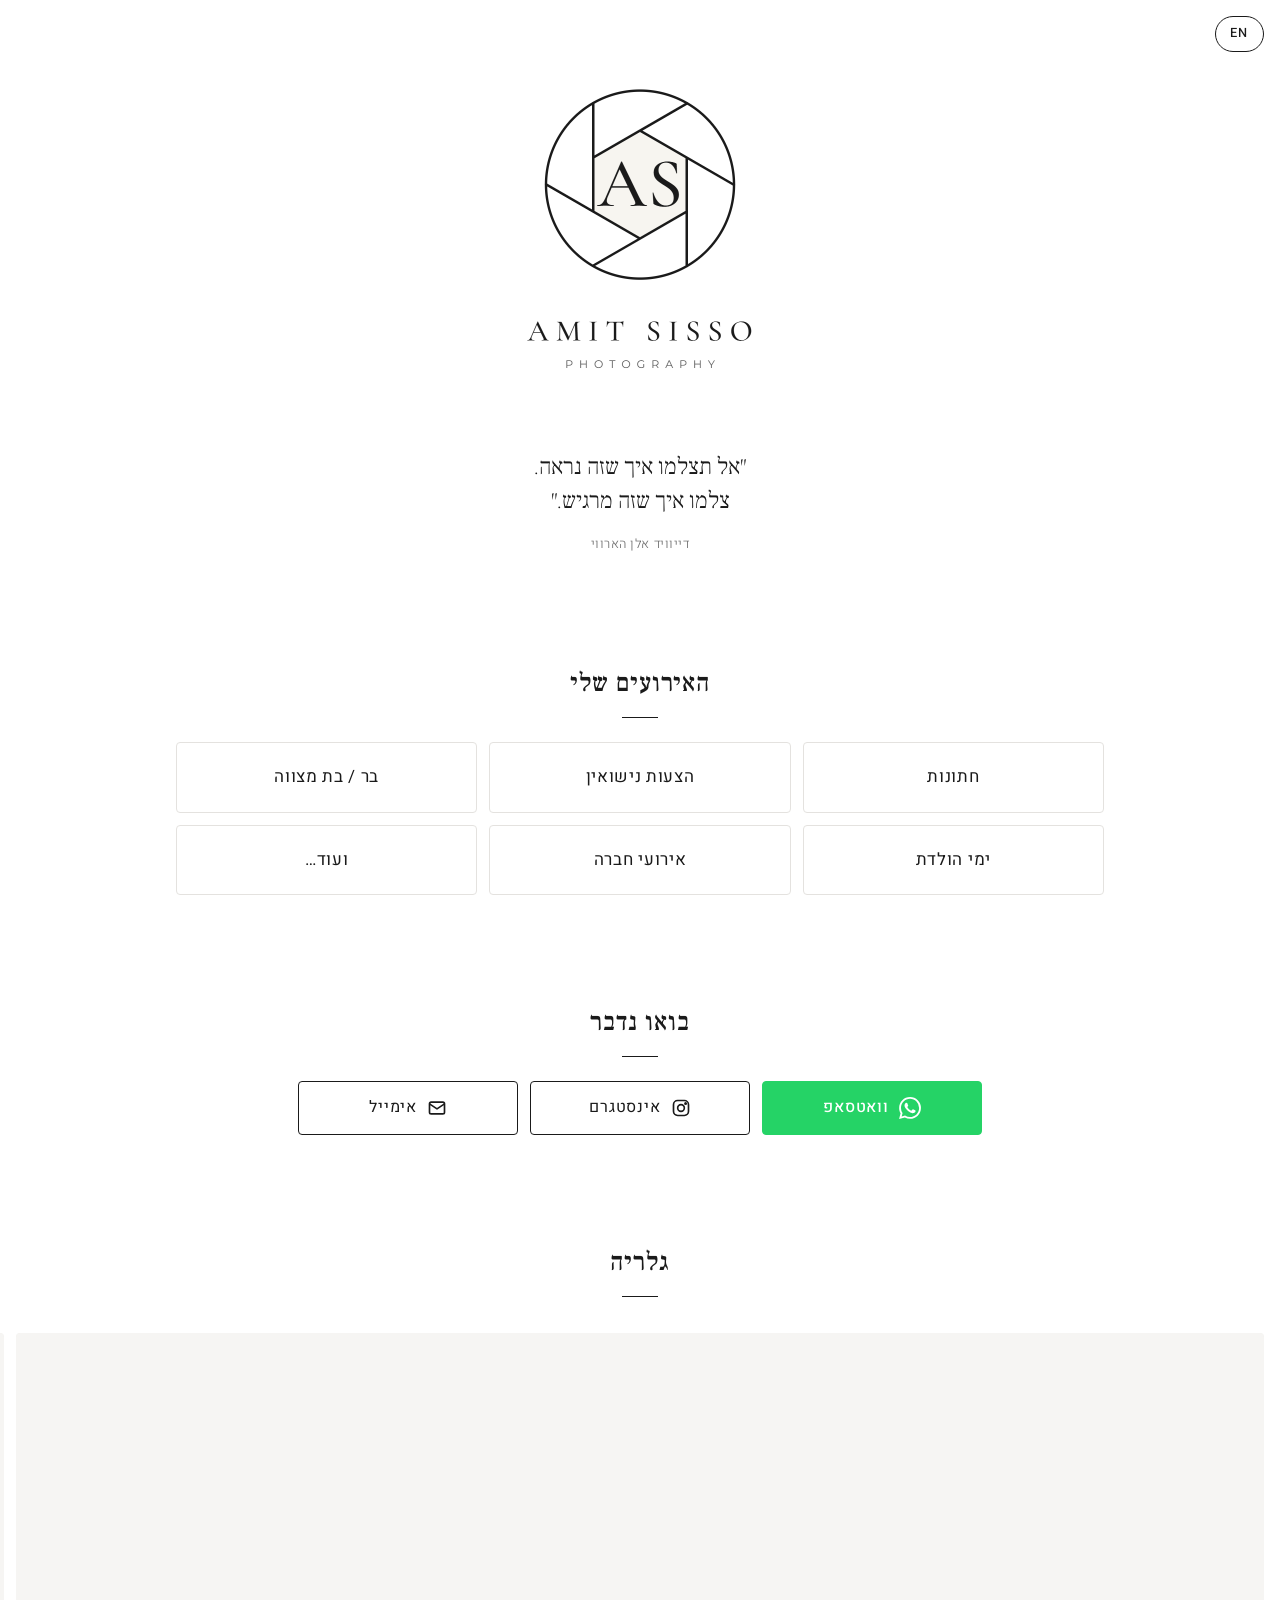
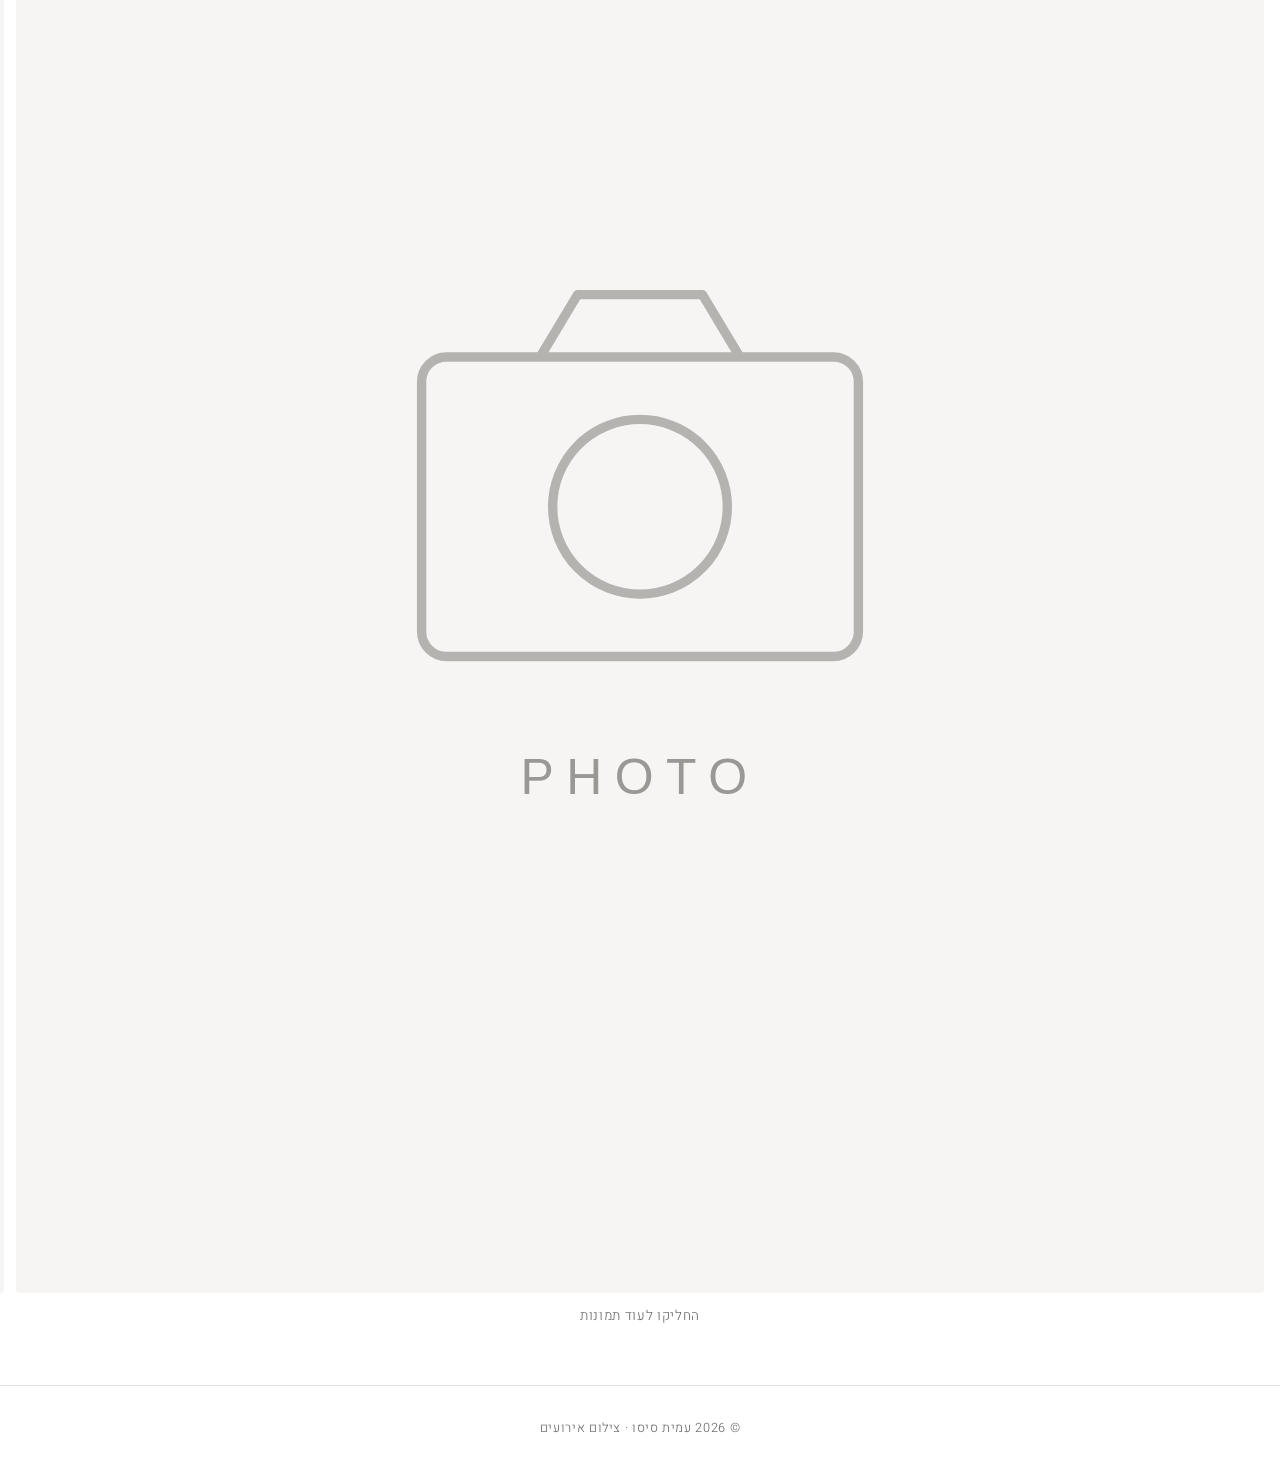
<file: index.html>
<!DOCTYPE html>
<!-- HEBREW PAGE (opens first). The English page is en/index.html -->
<html lang="he" dir="rtl">
<head>
  <meta charset="UTF-8">
  <meta name="viewport" content="width=device-width, initial-scale=1">
  <title>עמית סיסו | צילום אירועים</title>
  <meta name="description" content="עמית סיסו – צילום אירועים בכל הארץ: חתונות, הצעות נישואין, בר ובת מצווה, ימי הולדת ואירועי חברה.">

  <!-- How the site looks when shared on WhatsApp / Instagram / Facebook -->
  <meta property="og:title" content="עמית סיסו | צילום אירועים">
  <meta property="og:description" content="צילום אירועים בכל הארץ">
  <meta property="og:type" content="website">

  <link rel="alternate" hreflang="he" href="https://amitsisso1-ctrl.github.io/">
  <link rel="alternate" hreflang="en" href="https://amitsisso1-ctrl.github.io/en/">

  <!-- Fonts (support both Hebrew and English) -->
  <link rel="preconnect" href="https://fonts.googleapis.com">
  <link rel="preconnect" href="https://fonts.gstatic.com" crossorigin>
  <link href="https://fonts.googleapis.com/css2?family=Cormorant+Garamond:ital,wght@0,500;1,500&family=Frank+Ruhl+Libre:wght@400;500&family=Heebo:wght@300;400;500&display=swap" rel="stylesheet">

  <link rel="stylesheet" href="style.css">
</head>
<body>

  <!-- Language tab: goes to the English page -->
  <a class="lang-switch" href="en/index.html" lang="en" aria-label="Switch to English">EN</a>

  <!-- ===== 1. NAME + PHOTO/LOGO ===== -->
  <header class="hero">
    <!-- Logo (includes the name and "Photography") -->
    <h1>
      <img class="logo" src="images/logo.png" alt="עמית סיסו – צילום אירועים" width="260" height="315">
    </h1>
  </header>

  <main>

    <!-- ===== 2. QUOTE ===== -->
    <section class="about">
      <!-- Quote by David Alan Harvey (Hebrew translation) -->
      <blockquote class="quote">
        <p>"אל תצלמו איך שזה נראה.<br>צלמו איך שזה מרגיש."</p>
        <cite>דייוויד אלן הארווי</cite>
      </blockquote>
    </section>

    <!-- ===== 3. EVENTS ===== -->
    <section class="events">
      <h2>האירועים שלי</h2>
      <ul>
        <li>חתונות</li>
        <li>הצעות נישואין</li>
        <li>בר / בת מצווה</li>
        <li>ימי הולדת</li>
        <li>אירועי חברה</li>
        <li>ועוד…</li>
      </ul>
    </section>

    <!-- ===== 4. CONTACT ===== -->
    <section class="contact" id="contact">
      <h2>בואו נדבר</h2>
      <div class="contact-buttons">

        <!-- WhatsApp: +972 54-783-3704 -->
        <a class="btn btn-whatsapp" href="https://wa.me/972547833704" target="_blank" rel="noopener">
          <!-- WhatsApp logo -->
          <svg viewBox="0 0 24 24" fill="currentColor" aria-hidden="true"><path d="M17.472 14.382c-.297-.149-1.758-.867-2.03-.967-.273-.099-.471-.148-.67.15-.197.297-.767.966-.94 1.164-.173.199-.347.223-.644.075-.297-.15-1.255-.463-2.39-1.475-.883-.788-1.48-1.761-1.653-2.059-.173-.297-.018-.458.13-.606.134-.133.298-.347.446-.52.149-.174.198-.298.298-.497.099-.198.05-.371-.025-.52-.075-.149-.669-1.612-.916-2.207-.242-.579-.487-.5-.669-.51-.173-.008-.371-.01-.57-.01-.198 0-.52.074-.792.372-.272.297-1.04 1.016-1.04 2.479 0 1.462 1.065 2.875 1.213 3.074.149.198 2.096 3.2 5.077 4.487.709.306 1.262.489 1.694.625.712.227 1.36.195 1.871.118.571-.085 1.758-.719 2.006-1.413.248-.694.248-1.289.173-1.413-.074-.124-.272-.198-.57-.347m-5.421 7.403h-.004a9.87 9.87 0 0 1-5.031-1.378l-.361-.214-3.741.982.998-3.648-.235-.374a9.86 9.86 0 0 1-1.51-5.26c.001-5.45 4.436-9.884 9.888-9.884 2.64 0 5.122 1.03 6.988 2.898a9.825 9.825 0 0 1 2.893 6.994c-.003 5.45-4.437 9.884-9.885 9.884m8.413-18.297A11.815 11.815 0 0 0 12.05 0C5.495 0 .16 5.335.157 11.892c0 2.096.547 4.142 1.588 5.945L.057 24l6.305-1.654a11.882 11.882 0 0 0 5.683 1.448h.005c6.554 0 11.89-5.335 11.893-11.893a11.821 11.821 0 0 0-3.48-8.413z"/></svg>
          וואטסאפ
        </a>

        <a class="btn" href="https://www.instagram.com/amit__sisso/" target="_blank" rel="noopener">
          <svg viewBox="0 0 24 24" fill="none" stroke="currentColor" stroke-width="2" aria-hidden="true"><rect x="3" y="3" width="18" height="18" rx="5"/><circle cx="12" cy="12" r="4"/><circle cx="17.5" cy="6.5" r="0.8" fill="currentColor"/></svg>
          אינסטגרם
        </a>

        <a class="btn" href="mailto:amitsisso1@gmail.com">
          <svg viewBox="0 0 24 24" fill="none" stroke="currentColor" stroke-width="2" stroke-linejoin="round" aria-hidden="true"><rect x="3" y="5" width="18" height="14" rx="2"/><path d="M3 7l9 6 9-6"/></svg>
          אימייל
        </a>

      </div>
    </section>

    <!-- ===== 5. PHOTO SLIDER ===== -->
    <section class="gallery">
      <h2>גלריה</h2>
      <!-- REPLACE: your photos.
           1. Put your photos in the folder images/gallery/ (for example photo-01.jpg ... photo-10.jpg)
           2. Change each src="images/photo-placeholder.svg" below to your photo,
              for example: src="images/gallery/photo-01.jpg"
           3. Change the alt text to a short description of the photo -->
      <div class="slider">
        <img src="images/photo-placeholder.svg" alt="תמונה 1" loading="lazy">
        <img src="images/photo-placeholder.svg" alt="תמונה 2" loading="lazy">
        <img src="images/photo-placeholder.svg" alt="תמונה 3" loading="lazy">
        <img src="images/photo-placeholder.svg" alt="תמונה 4" loading="lazy">
        <img src="images/photo-placeholder.svg" alt="תמונה 5" loading="lazy">
        <img src="images/photo-placeholder.svg" alt="תמונה 6" loading="lazy">
        <img src="images/photo-placeholder.svg" alt="תמונה 7" loading="lazy">
        <img src="images/photo-placeholder.svg" alt="תמונה 8" loading="lazy">
        <img src="images/photo-placeholder.svg" alt="תמונה 9" loading="lazy">
        <img src="images/photo-placeholder.svg" alt="תמונה 10" loading="lazy">
      </div>
      <p class="swipe-hint">החליקו לעוד תמונות</p>
    </section>

  </main>

  <footer>
    © 2026 עמית סיסו · צילום אירועים
  </footer>

</body>
</html>
</file>
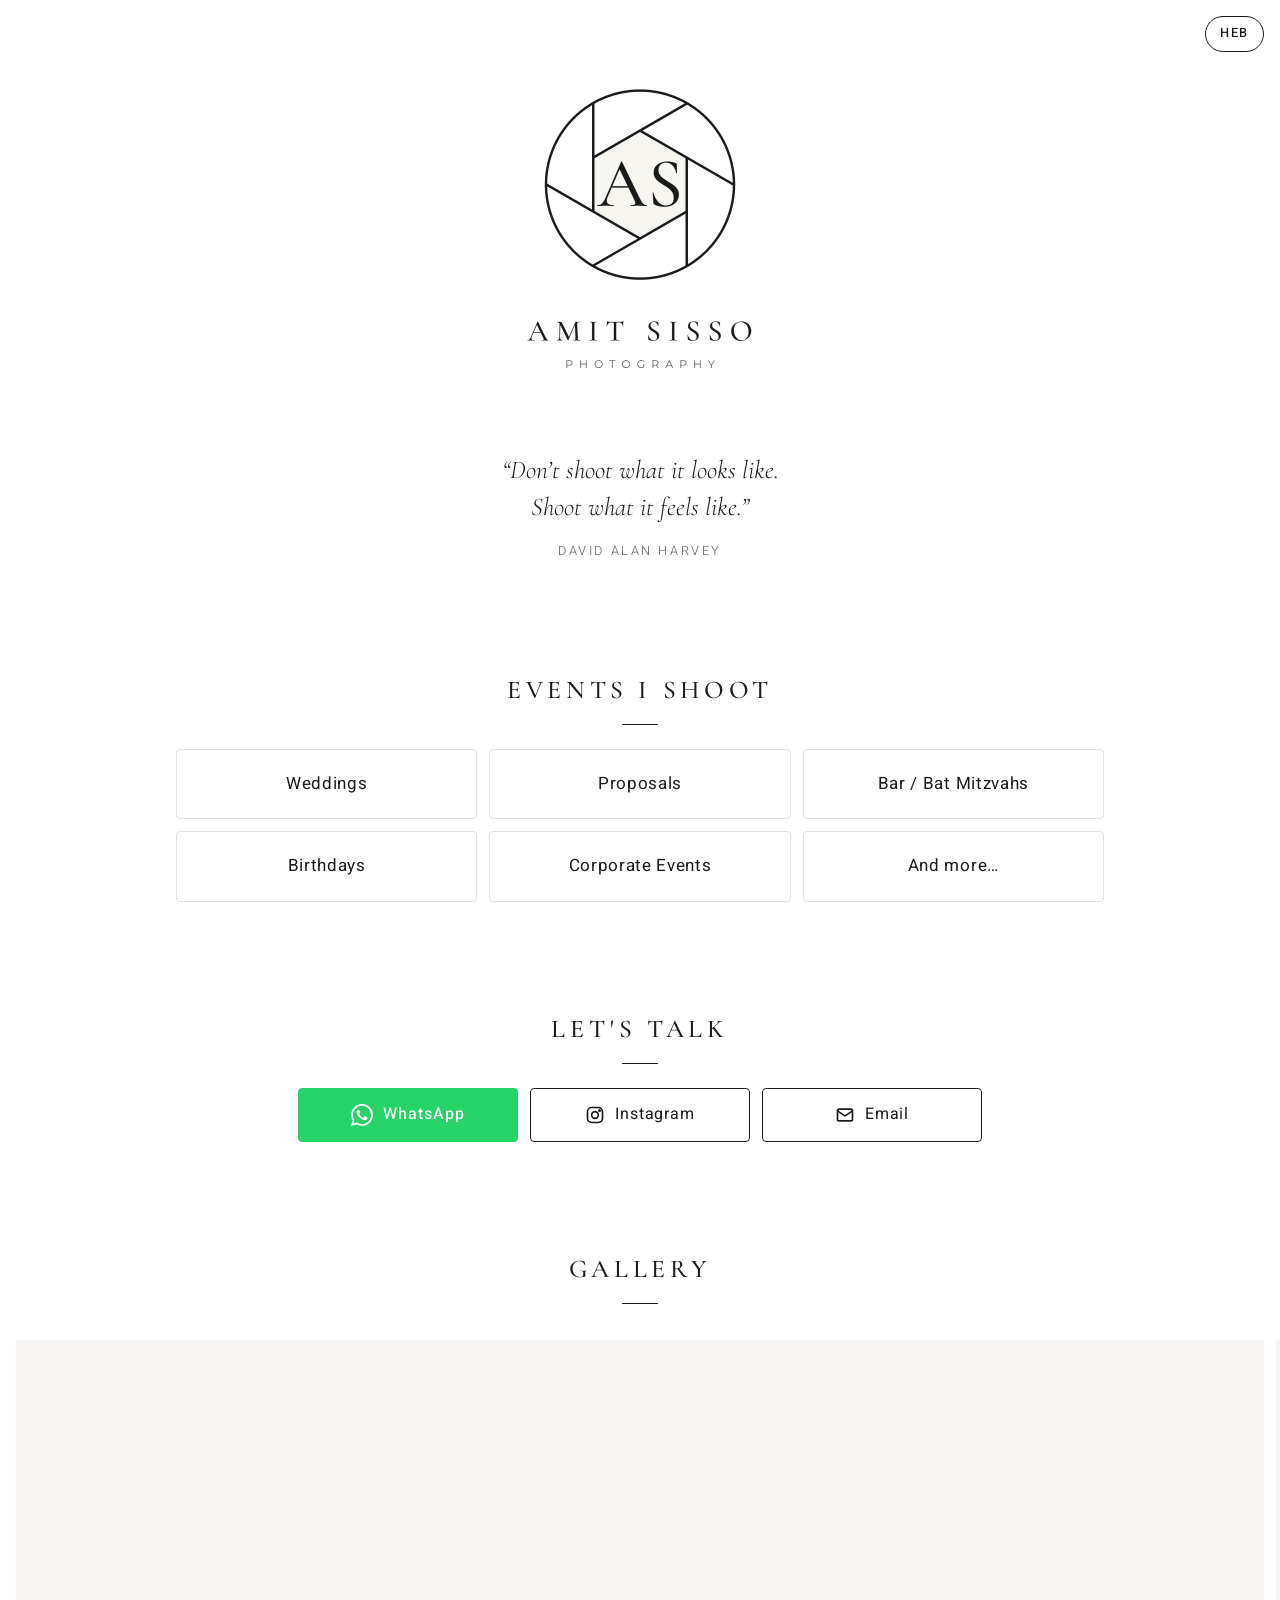
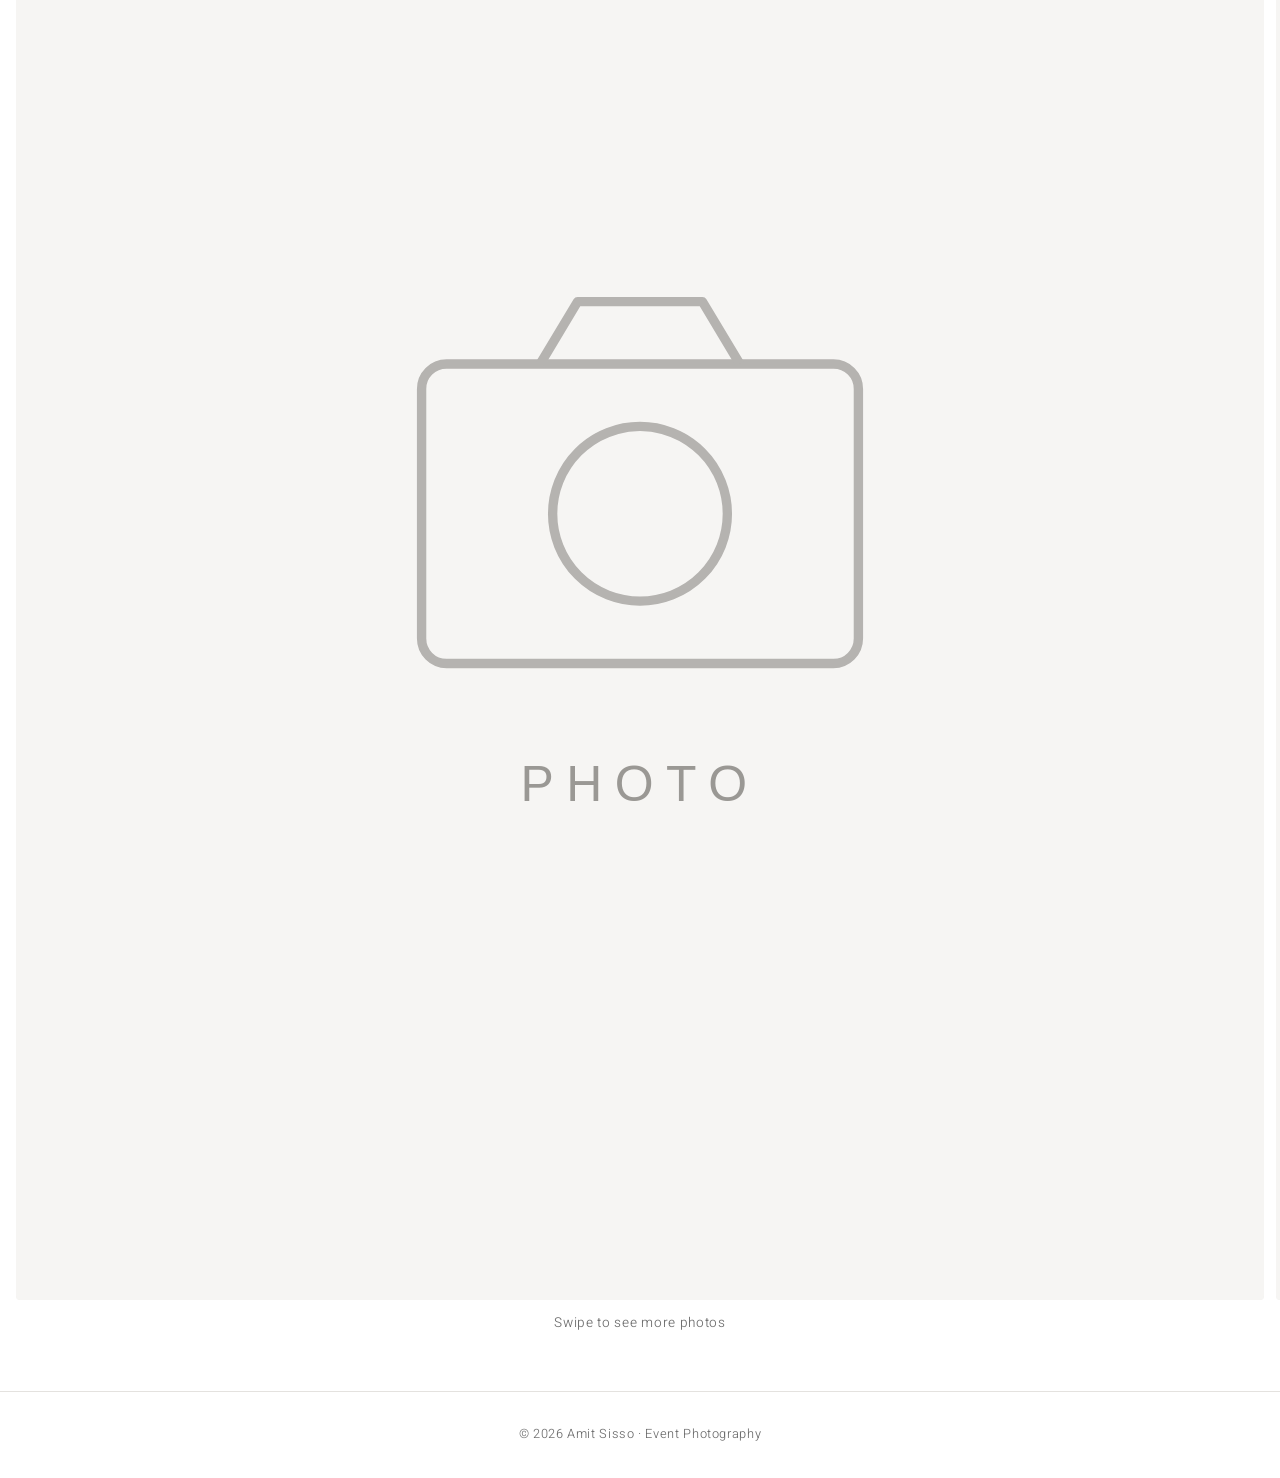
<file: en/index.html>
<!DOCTYPE html>
<!-- ENGLISH PAGE. The Hebrew page is ../index.html -->
<html lang="en" dir="ltr">
<head>
  <meta charset="UTF-8">
  <meta name="viewport" content="width=device-width, initial-scale=1">
  <title>Amit Sisso | Event Photography</title>
  <meta name="description" content="Amit Sisso – event photographer across Israel: weddings, proposals, bar & bat mitzvahs, birthdays and corporate events.">

  <!-- How the site looks when shared on WhatsApp / Instagram / Facebook -->
  <meta property="og:title" content="Amit Sisso | Event Photography">
  <meta property="og:description" content="Event photographer across Israel">
  <meta property="og:type" content="website">

  <link rel="alternate" hreflang="he" href="https://amitsisso1-ctrl.github.io/">
  <link rel="alternate" hreflang="en" href="https://amitsisso1-ctrl.github.io/en/">

  <!-- Fonts (support both Hebrew and English) -->
  <link rel="preconnect" href="https://fonts.googleapis.com">
  <link rel="preconnect" href="https://fonts.gstatic.com" crossorigin>
  <link href="https://fonts.googleapis.com/css2?family=Cormorant+Garamond:ital,wght@0,500;1,500&family=Frank+Ruhl+Libre:wght@400;500&family=Heebo:wght@300;400;500&display=swap" rel="stylesheet">

  <link rel="stylesheet" href="../style.css">
</head>
<body>

  <!-- Language tab: goes back to the Hebrew page -->
  <a class="lang-switch" href="../index.html" aria-label="Switch to Hebrew">HEB</a>

  <!-- ===== 1. NAME + PHOTO/LOGO ===== -->
  <header class="hero">
    <!-- Logo (includes the name and "Photography") -->
    <h1>
      <img class="logo" src="../images/logo.png" alt="Amit Sisso – Event Photography" width="260" height="315">
    </h1>
  </header>

  <main>

    <!-- ===== 2. QUOTE ===== -->
    <section class="about">
      <blockquote class="quote">
        <p>“Don’t shoot what it looks like.<br>Shoot what it feels like.”</p>
        <cite>David Alan Harvey</cite>
      </blockquote>
    </section>

    <!-- ===== 3. EVENTS ===== -->
    <section class="events">
      <h2>Events I Shoot</h2>
      <ul>
        <li>Weddings</li>
        <li>Proposals</li>
        <li>Bar / Bat Mitzvahs</li>
        <li>Birthdays</li>
        <li>Corporate Events</li>
        <li>And more…</li>
      </ul>
    </section>

    <!-- ===== 4. CONTACT ===== -->
    <section class="contact" id="contact">
      <h2>Let's Talk</h2>
      <div class="contact-buttons">

        <!-- WhatsApp: +972 54-783-3704 -->
        <a class="btn btn-whatsapp" href="https://wa.me/972547833704" target="_blank" rel="noopener">
          <!-- WhatsApp logo -->
          <svg viewBox="0 0 24 24" fill="currentColor" aria-hidden="true"><path d="M17.472 14.382c-.297-.149-1.758-.867-2.03-.967-.273-.099-.471-.148-.67.15-.197.297-.767.966-.94 1.164-.173.199-.347.223-.644.075-.297-.15-1.255-.463-2.39-1.475-.883-.788-1.48-1.761-1.653-2.059-.173-.297-.018-.458.13-.606.134-.133.298-.347.446-.52.149-.174.198-.298.298-.497.099-.198.05-.371-.025-.52-.075-.149-.669-1.612-.916-2.207-.242-.579-.487-.5-.669-.51-.173-.008-.371-.01-.57-.01-.198 0-.52.074-.792.372-.272.297-1.04 1.016-1.04 2.479 0 1.462 1.065 2.875 1.213 3.074.149.198 2.096 3.2 5.077 4.487.709.306 1.262.489 1.694.625.712.227 1.36.195 1.871.118.571-.085 1.758-.719 2.006-1.413.248-.694.248-1.289.173-1.413-.074-.124-.272-.198-.57-.347m-5.421 7.403h-.004a9.87 9.87 0 0 1-5.031-1.378l-.361-.214-3.741.982.998-3.648-.235-.374a9.86 9.86 0 0 1-1.51-5.26c.001-5.45 4.436-9.884 9.888-9.884 2.64 0 5.122 1.03 6.988 2.898a9.825 9.825 0 0 1 2.893 6.994c-.003 5.45-4.437 9.884-9.885 9.884m8.413-18.297A11.815 11.815 0 0 0 12.05 0C5.495 0 .16 5.335.157 11.892c0 2.096.547 4.142 1.588 5.945L.057 24l6.305-1.654a11.882 11.882 0 0 0 5.683 1.448h.005c6.554 0 11.89-5.335 11.893-11.893a11.821 11.821 0 0 0-3.48-8.413z"/></svg>
          WhatsApp
        </a>

        <a class="btn" href="https://www.instagram.com/amit__sisso/" target="_blank" rel="noopener">
          <svg viewBox="0 0 24 24" fill="none" stroke="currentColor" stroke-width="2" aria-hidden="true"><rect x="3" y="3" width="18" height="18" rx="5"/><circle cx="12" cy="12" r="4"/><circle cx="17.5" cy="6.5" r="0.8" fill="currentColor"/></svg>
          Instagram
        </a>

        <a class="btn" href="mailto:amitsisso1@gmail.com">
          <svg viewBox="0 0 24 24" fill="none" stroke="currentColor" stroke-width="2" stroke-linejoin="round" aria-hidden="true"><rect x="3" y="5" width="18" height="14" rx="2"/><path d="M3 7l9 6 9-6"/></svg>
          Email
        </a>

      </div>
    </section>

    <!-- ===== 5. PHOTO SLIDER ===== -->
    <section class="gallery">
      <h2>Gallery</h2>
      <!-- REPLACE: your photos (use the same photos as the Hebrew page).
           Change each src="../images/photo-placeholder.svg" to your photo,
           for example: src="../images/gallery/photo-01.jpg" -->
      <div class="slider">
        <img src="../images/photo-placeholder.svg" alt="Photo 1" loading="lazy">
        <img src="../images/photo-placeholder.svg" alt="Photo 2" loading="lazy">
        <img src="../images/photo-placeholder.svg" alt="Photo 3" loading="lazy">
        <img src="../images/photo-placeholder.svg" alt="Photo 4" loading="lazy">
        <img src="../images/photo-placeholder.svg" alt="Photo 5" loading="lazy">
        <img src="../images/photo-placeholder.svg" alt="Photo 6" loading="lazy">
        <img src="../images/photo-placeholder.svg" alt="Photo 7" loading="lazy">
        <img src="../images/photo-placeholder.svg" alt="Photo 8" loading="lazy">
        <img src="../images/photo-placeholder.svg" alt="Photo 9" loading="lazy">
        <img src="../images/photo-placeholder.svg" alt="Photo 10" loading="lazy">
      </div>
      <p class="swipe-hint">Swipe to see more photos</p>
    </section>

  </main>

  <footer>
    © 2026 Amit Sisso · Event Photography
  </footer>

</body>
</html>
</file>
<file: style.css>
/* ==========================================================
   Amit Sisso – Event Photography
   One design file shared by the Hebrew and English pages.
   Colors match the logo: black & white, thin lines.
   ========================================================== */

/* ---- Colors & sizes (change them here, they update everywhere) ---- */
:root {
  --bg: #ffffff;          /* white – same as the logo background */
  --bg-soft: #f6f5f3;     /* very light warm gray (cards, photo boxes) */
  --text: #1a1a1a;        /* near-black, like the logo lines */
  --muted: #6e6e6e;       /* soft gray text */
  --line: #e4e2df;        /* thin divider lines */
  --whatsapp: #25d366;    /* WhatsApp green */
  --whatsapp-dark: #1ebe5b;
  --radius: 4px;          /* small corners = cleaner, more professional */
  --max: 960px;           /* max page width on big screens */
  --serif: "Cormorant Garamond", "Frank Ruhl Libre", Georgia, serif;
}

/* ---- Basics ---- */
* { box-sizing: border-box; }

html { scroll-behavior: smooth; }

body {
  margin: 0;
  background: var(--bg);
  color: var(--text);
  font-family: "Heebo", system-ui, sans-serif;
  font-weight: 300;
  font-size: 17px;
  line-height: 1.7;
}

img { max-width: 100%; display: block; }

h1, h2 {
  font-family: var(--serif);
  font-weight: 500;
  line-height: 1.2;
  margin: 0 0 0.5em;
}

/* Section titles: spaced letters, like "AMIT SISSO" in the logo */
h2 {
  font-size: 1.6rem;
  text-align: center;
  letter-spacing: 0.18em;
  text-transform: uppercase;
}

/* Hebrew letters look broken when spaced wide, so less spacing */
h2:lang(he),
.quote:lang(he) cite { letter-spacing: 0.04em; }

/* thin black line under section titles */
h2::after {
  content: "";
  display: block;
  width: 36px;
  height: 1px;
  background: var(--text);
  margin: 0.7em auto 0;
}

section {
  padding: 40px 16px;          /* phones: tighter spacing */
  max-width: var(--max);
  margin: 0 auto;
}

/* ---- Language tab (always top right) ---- */
.lang-switch {
  position: absolute;
  top: 16px;
  right: 16px;
  z-index: 10;
  padding: 6px 14px;
  border: 1px solid var(--text);
  border-radius: 999px;
  color: var(--text);
  font-size: 0.8rem;
  font-weight: 500;
  letter-spacing: 0.12em;
  text-decoration: none;
  background: var(--bg);
  transition: background 0.2s, color 0.2s;
}

.lang-switch:hover,
.lang-switch:focus-visible {
  background: var(--text);
  color: var(--bg);
}

/* ---- Hero: logo ---- */
.hero {
  text-align: center;
  padding: 72px 16px 8px;
}

.hero h1 { margin: 0; }

.logo {
  width: 220px;
  height: auto;
  margin: 0 auto;
}

/* ---- Quote ---- */
.quote {
  max-width: 620px;
  margin: 0 auto;
  text-align: center;
}

.quote p {
  margin: 0 0 12px;
  font-family: var(--serif);
  font-size: 1.6rem;
  font-style: italic;
  line-height: 1.45;
}

/* Hebrew has no real italic, so keep it upright */
.quote:lang(he) p {
  font-style: normal;
  font-size: 1.45rem;
}

.quote cite {
  display: block;          /* own line, centered under the quote */
  text-align: center;
  margin-top: 16px;
  color: var(--muted);
  font-style: normal;
  font-size: 0.8rem;
  letter-spacing: 0.2em;
  text-transform: uppercase;
}

/* ---- Events I shoot ---- */
.events ul {
  list-style: none;
  padding: 0;
  margin: 24px 0 0;
  display: grid;
  grid-template-columns: repeat(2, 1fr);   /* 2 per row on phones */
  gap: 12px;
}

.events li {
  border: 1px solid var(--line);
  border-radius: var(--radius);
  padding: 20px 12px;
  text-align: center;
  font-weight: 400;
  letter-spacing: 0.04em;
}

/* ---- Contact buttons ---- */
.contact { text-align: center; }

.contact-buttons {
  display: flex;
  flex-direction: column;     /* one under the other on phones */
  gap: 12px;
  max-width: 360px;
  margin: 24px auto 0;
}

.btn {
  display: flex;
  align-items: center;
  justify-content: center;
  gap: 10px;
  min-height: 54px;           /* big and easy to tap */
  padding: 12px 20px;
  border-radius: var(--radius);
  font-size: 1rem;
  font-weight: 400;
  letter-spacing: 0.06em;
  text-decoration: none;
  color: var(--text);
  border: 1px solid var(--text);
  background: var(--bg);
  transition: background 0.2s, color 0.2s;
}

.btn:hover,
.btn:focus-visible {
  background: var(--text);
  color: var(--bg);
}

.btn svg { width: 20px; height: 20px; flex-shrink: 0; }

/* WhatsApp = main button: WhatsApp green */
.btn-whatsapp {
  background: var(--whatsapp);
  border-color: var(--whatsapp);
  color: #fff;
  font-weight: 500;
}

.btn-whatsapp:hover,
.btn-whatsapp:focus-visible {
  background: var(--whatsapp-dark);
  border-color: var(--whatsapp-dark);
  color: #fff;
}

.btn-whatsapp svg { width: 22px; height: 22px; }

/* ---- Photo slider ---- */
.gallery { max-width: none; padding-left: 0; padding-right: 0; }

.slider {
  display: flex;
  gap: 12px;
  overflow-x: auto;                 /* scroll sideways */
  scroll-snap-type: x mandatory;    /* stop neatly on each photo */
  padding: 24px 16px 12px;
  -webkit-overflow-scrolling: touch;
  scrollbar-width: thin;
  scrollbar-color: var(--muted) transparent;
}

.slider img {
  flex: 0 0 82%;                    /* phone: one big photo + a peek of the next */
  aspect-ratio: 4 / 5;
  object-fit: cover;
  border-radius: var(--radius);
  scroll-snap-align: center;
  background: var(--bg-soft);
}

.swipe-hint {
  text-align: center;
  color: var(--muted);
  font-size: 0.85rem;
  letter-spacing: 0.05em;
  margin: 0;
}

/* ---- Footer ---- */
footer {
  text-align: center;
  padding: 32px 16px;
  color: var(--muted);
  font-size: 0.8rem;
  letter-spacing: 0.05em;
  border-top: 1px solid var(--line);
}

/* ==========================================================
   Bigger screens (tablets & computers)
   ========================================================== */
@media (min-width: 700px) {
  section { padding-top: 56px; padding-bottom: 56px; }

  .logo { width: 260px; }

  .events ul { grid-template-columns: repeat(3, 1fr); }

  .contact-buttons {
    flex-direction: row;
    max-width: none;
    justify-content: center;
  }
  .btn { flex: 0 1 220px; }

  .slider img { flex-basis: 340px; }
}
</file>
